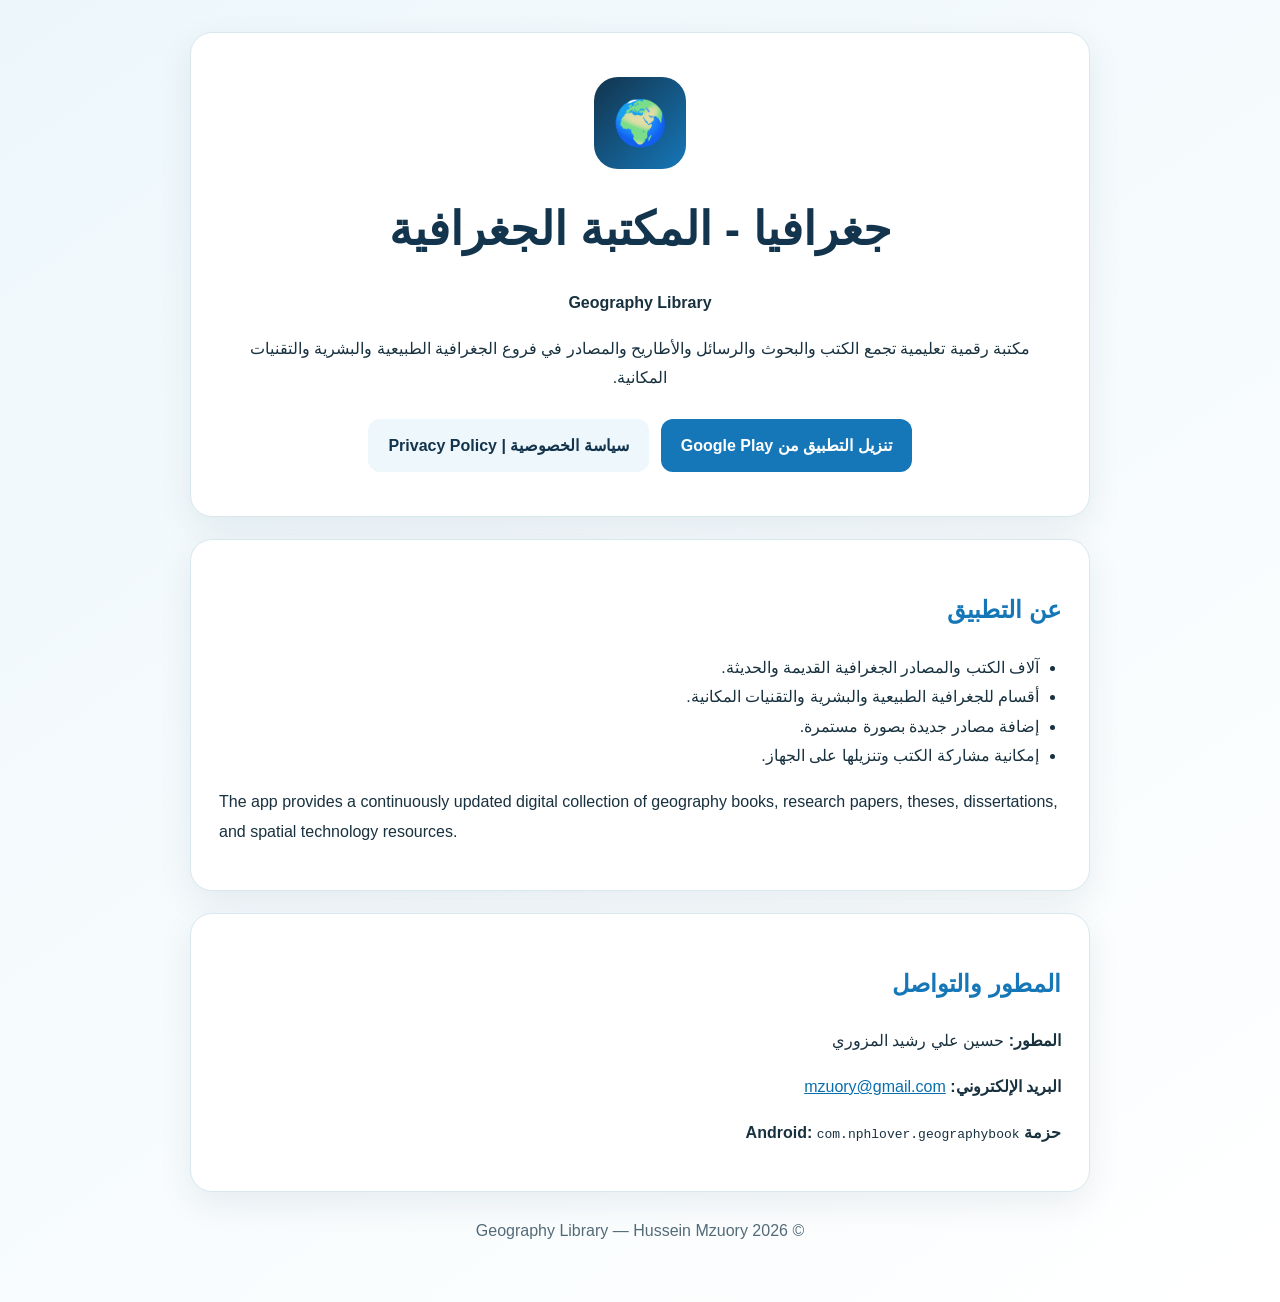
<file: geography-library/index.html>
<!doctype html>
<html lang="ar" dir="rtl">
<head>
  <meta charset="utf-8">
  <meta name="viewport" content="width=device-width,initial-scale=1">
  <title>جغرافيا - المكتبة الجغرافية | Geography Library</title>
  <meta name="description" content="الصفحة الرسمية لتطبيق جغرافيا - المكتبة الجغرافية، مكتبة رقمية للكتب والبحوث والرسائل الجغرافية.">
  <style>
    :root{--navy:#12344d;--blue:#1677b8;--light:#eef7fb;--text:#18313f}
    *{box-sizing:border-box}body{margin:0;font-family:Tahoma,Arial,sans-serif;background:linear-gradient(145deg,#edf7fb,#fff);color:var(--text);line-height:1.85}
    .wrap{max-width:940px;margin:auto;padding:32px 20px}.hero,.card{background:#fff;border:1px solid #d9e8ef;border-radius:22px;box-shadow:0 12px 35px rgba(18,52,77,.08)}
    .hero{padding:44px;text-align:center}.mark{width:92px;height:92px;margin:auto;border-radius:24px;background:linear-gradient(135deg,var(--navy),var(--blue));display:grid;place-items:center;color:#fff;font-size:44px}
    h1{color:var(--navy);margin:18px 0 4px;font-size:clamp(28px,5vw,46px)}h2{color:var(--blue)}.en{direction:ltr}
    .actions{display:flex;gap:12px;justify-content:center;flex-wrap:wrap;margin-top:26px}.btn{display:inline-block;padding:12px 20px;border-radius:12px;text-decoration:none;font-weight:bold}
    .primary{background:var(--blue);color:#fff}.secondary{background:var(--light);color:var(--navy)}.card{padding:28px;margin-top:22px}
    ul{padding-right:22px}.footer{text-align:center;padding:24px;color:#536b78}a{color:#086fae}
  </style>
</head>
<body>
  <main class="wrap">
    <section class="hero">
      <div class="mark">🌍</div>
      <h1>جغرافيا - المكتبة الجغرافية</h1>
      <p class="en"><strong>Geography Library</strong></p>
      <p>مكتبة رقمية تعليمية تجمع الكتب والبحوث والرسائل والأطاريح والمصادر في فروع الجغرافية الطبيعية والبشرية والتقنيات المكانية.</p>
      <div class="actions">
        <a class="btn primary" href="https://play.google.com/store/apps/details?id=com.nphlover.geographybook">تنزيل التطبيق من Google Play</a>
        <a class="btn secondary" href="./privacy/">سياسة الخصوصية | Privacy Policy</a>
      </div>
    </section>
    <section class="card">
      <h2>عن التطبيق</h2>
      <ul>
        <li>آلاف الكتب والمصادر الجغرافية القديمة والحديثة.</li>
        <li>أقسام للجغرافية الطبيعية والبشرية والتقنيات المكانية.</li>
        <li>إضافة مصادر جديدة بصورة مستمرة.</li>
        <li>إمكانية مشاركة الكتب وتنزيلها على الجهاز.</li>
      </ul>
      <p class="en" dir="ltr">The app provides a continuously updated digital collection of geography books, research papers, theses, dissertations, and spatial technology resources.</p>
    </section>
    <section class="card">
      <h2>المطور والتواصل</h2>
      <p><strong>المطور:</strong> حسين علي رشيد المزوري</p>
      <p><strong>البريد الإلكتروني:</strong> <a href="mailto:mzuory@gmail.com">mzuory@gmail.com</a></p>
      <p><strong>حزمة Android:</strong> <code>com.nphlover.geographybook</code></p>
    </section>
    <footer class="footer">© 2026 Geography Library — Hussein Mzuory</footer>
  </main>
</body>
</html>
</file>
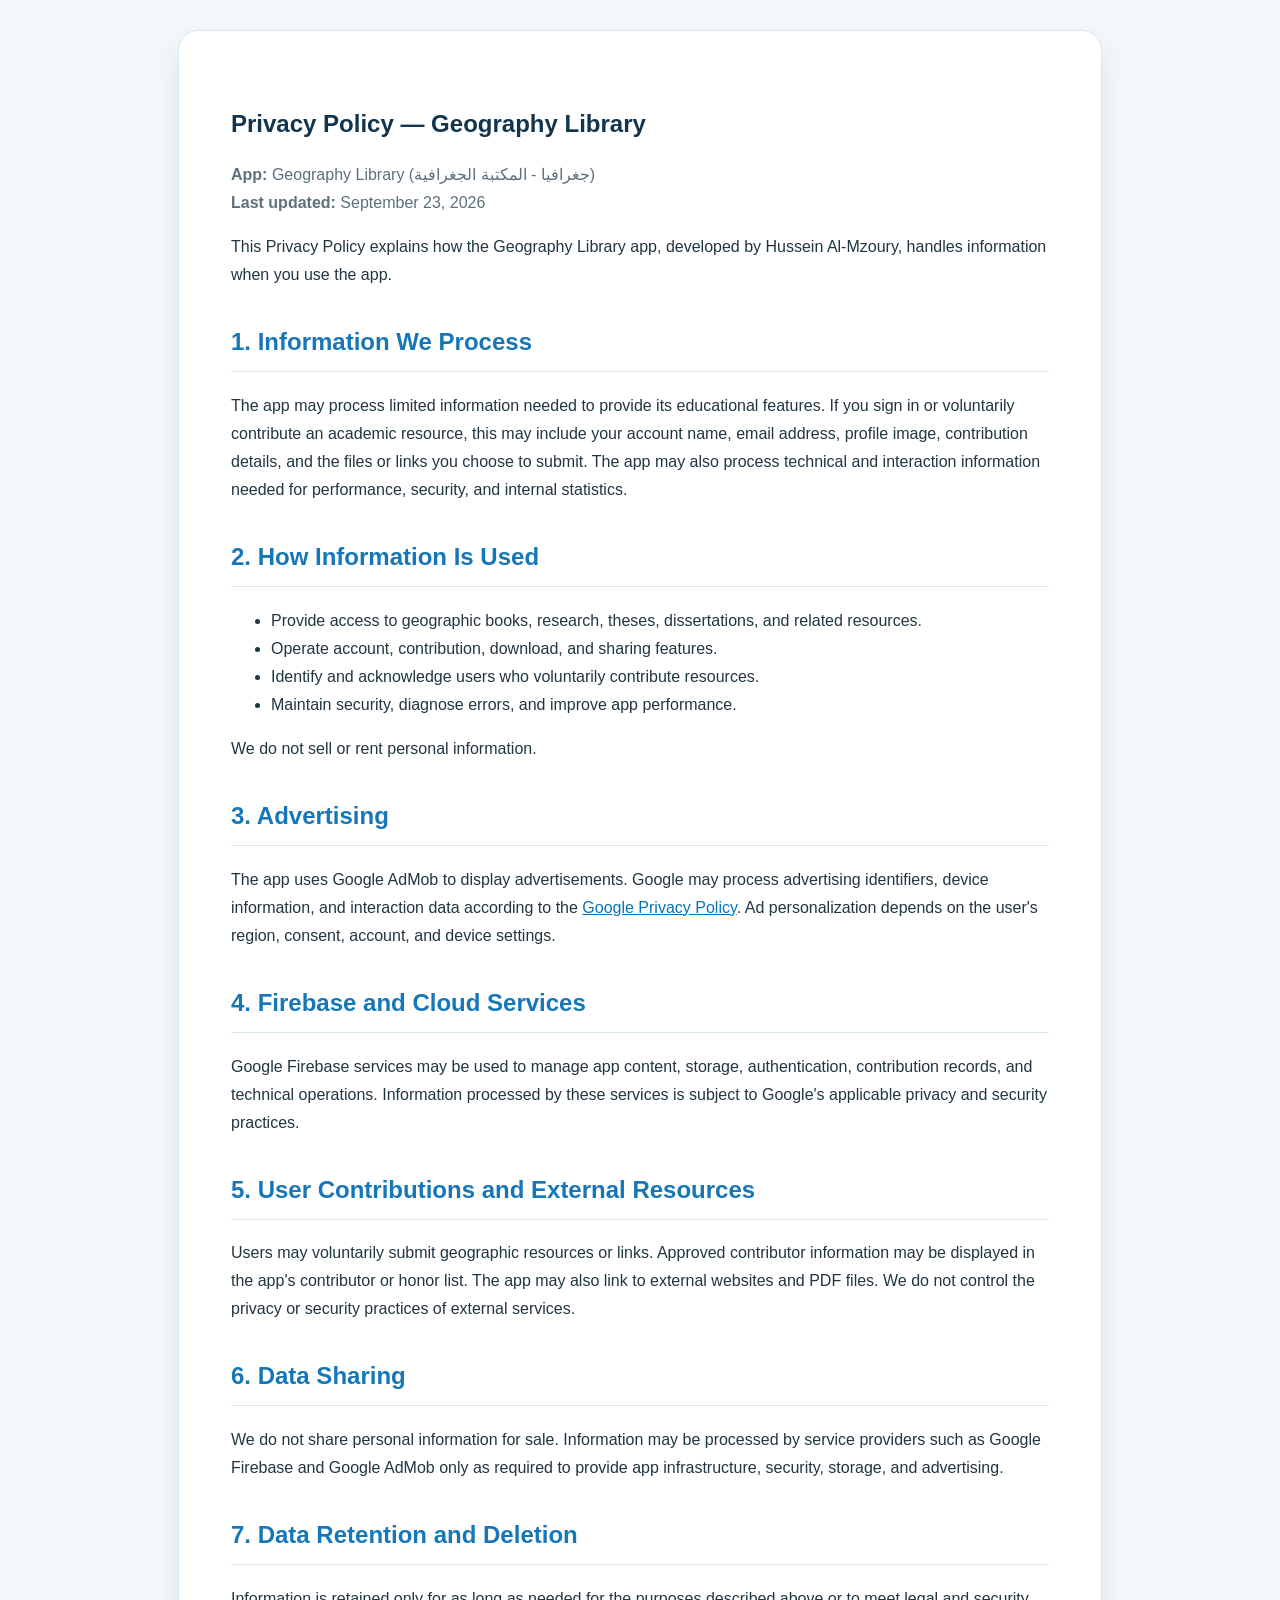
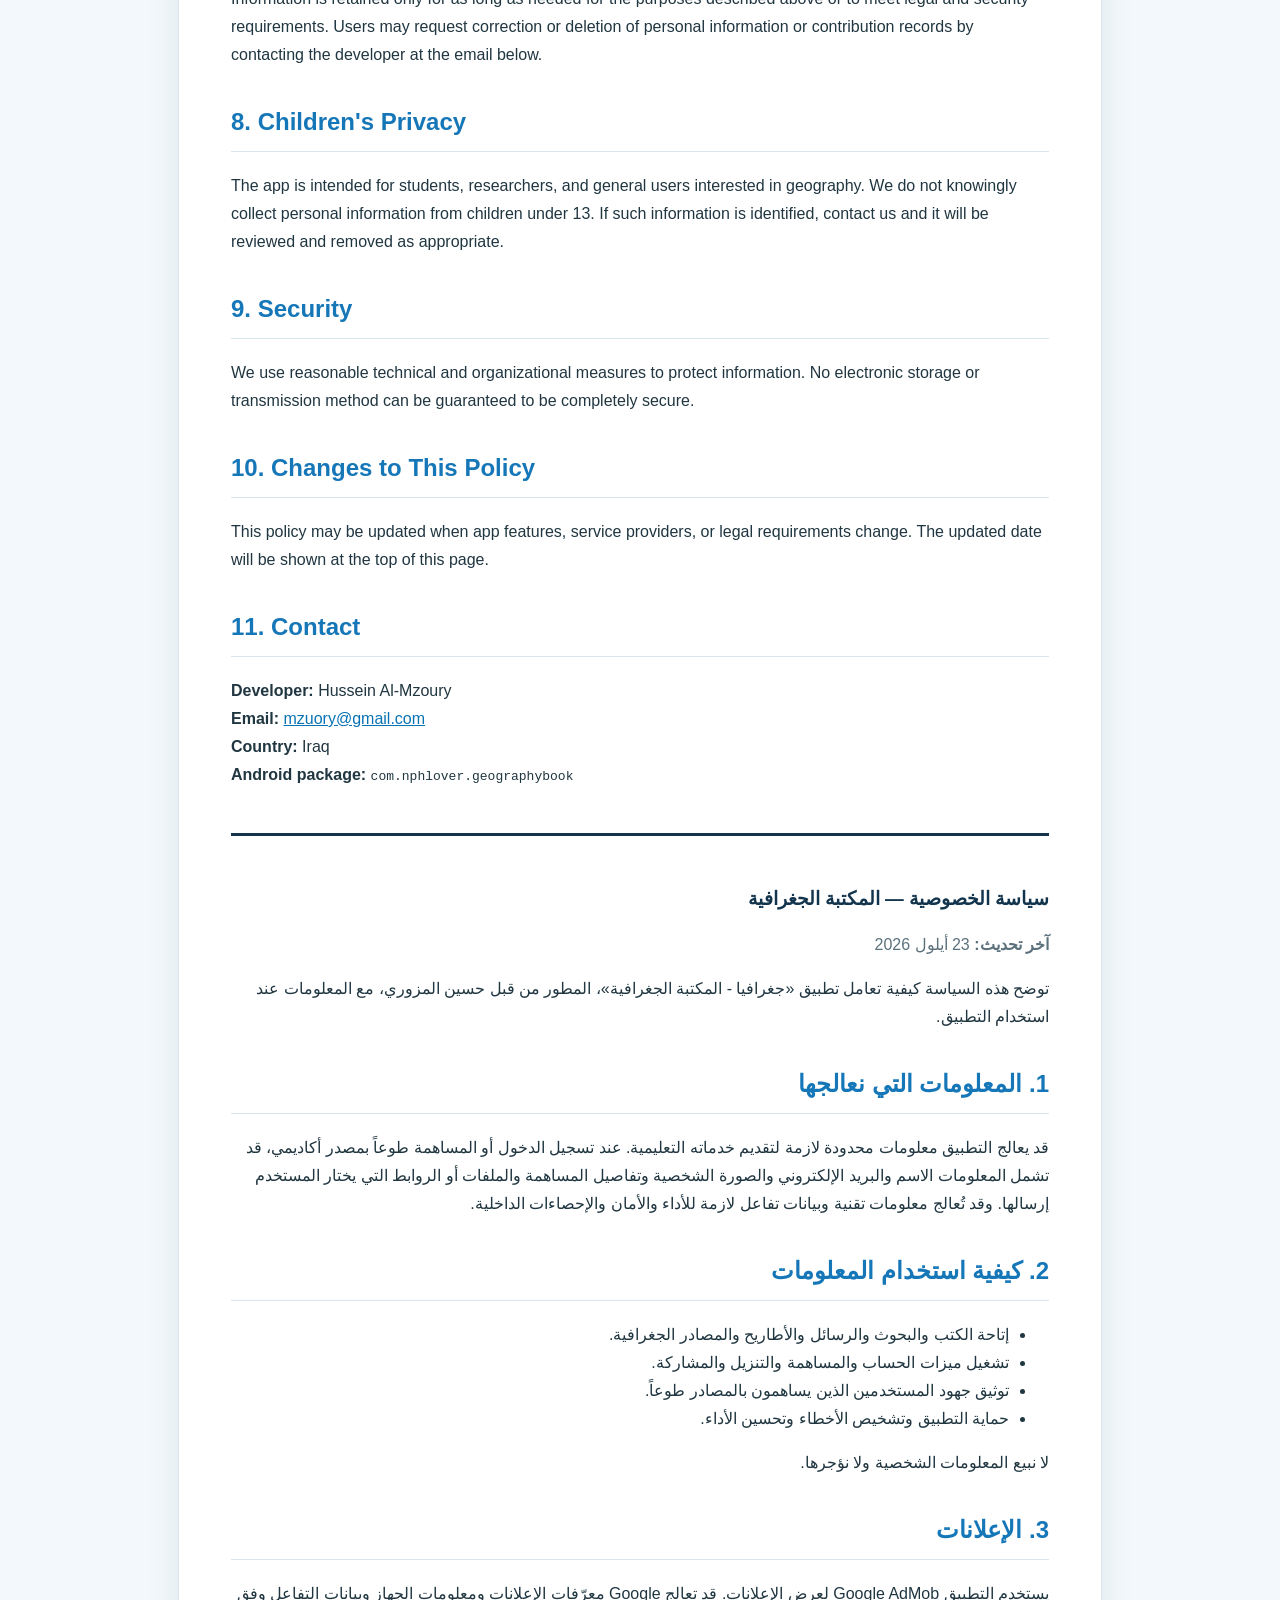
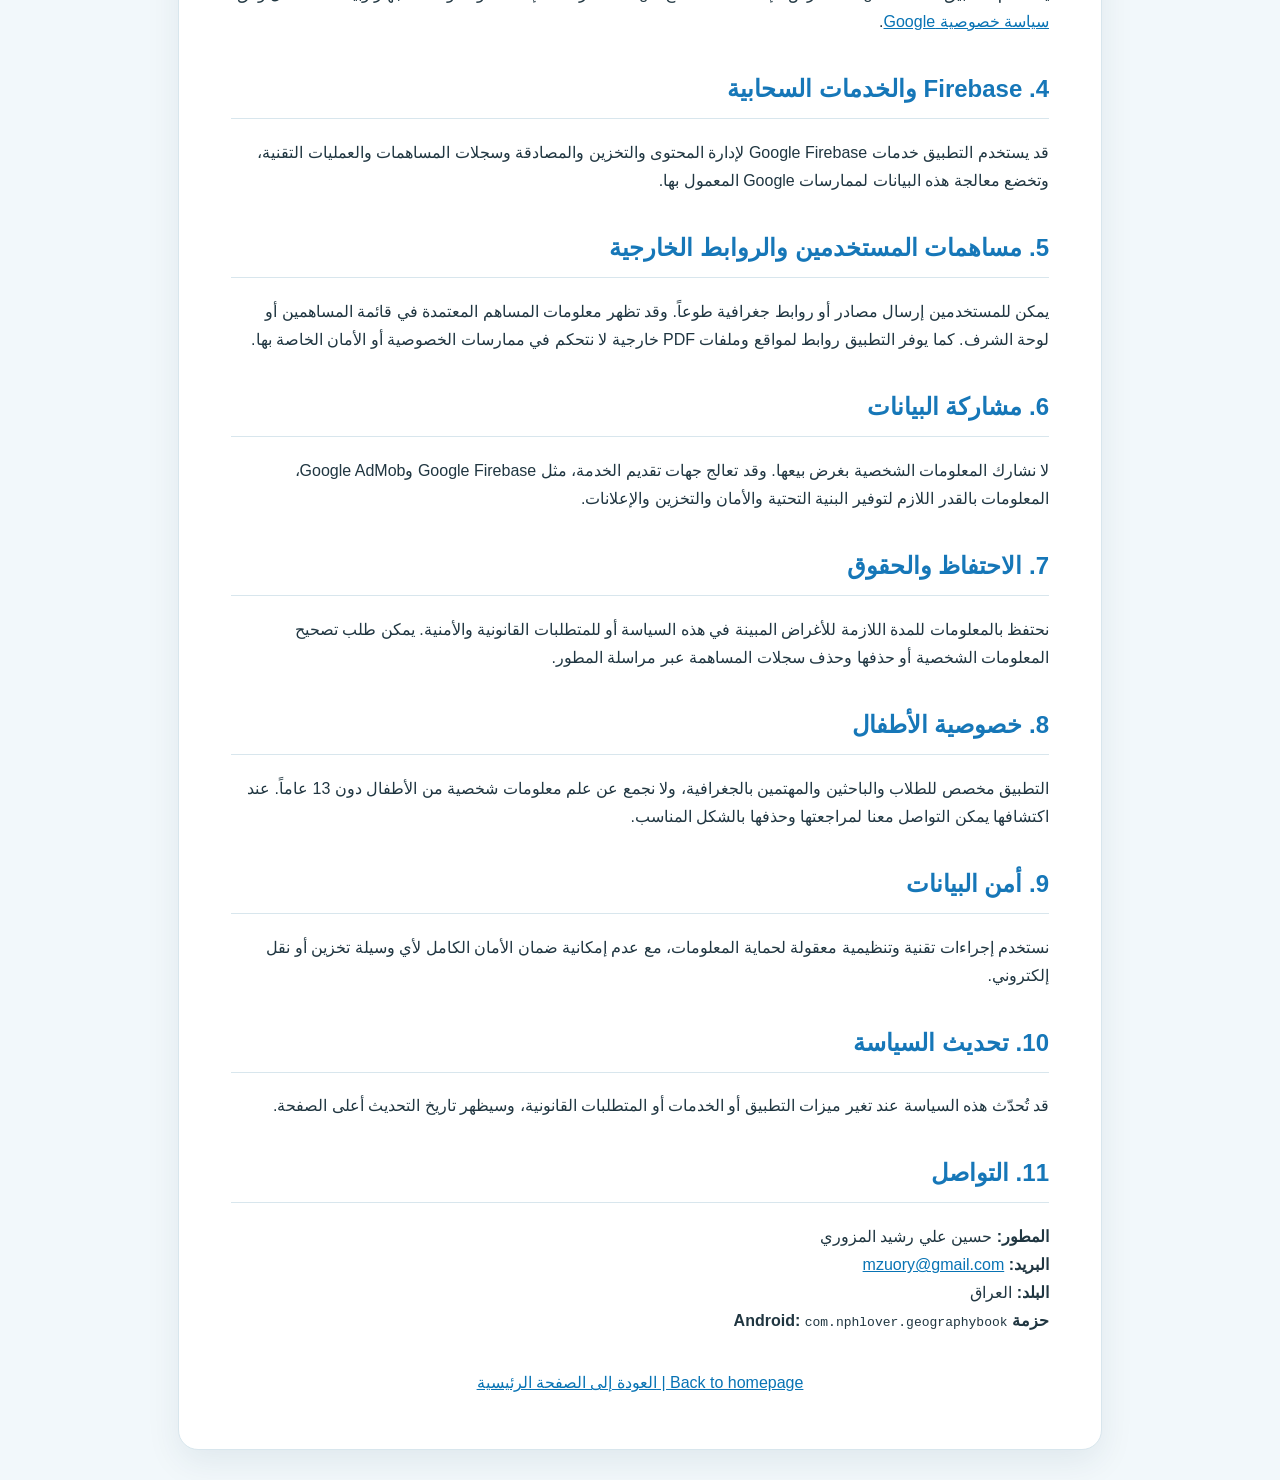
<file: geography-library/privacy/index.html>
<!doctype html>
<html lang="en">
<head>
  <meta charset="utf-8">
  <meta name="viewport" content="width=device-width,initial-scale=1">
  <title>Privacy Policy | Geography Library</title>
  <meta name="description" content="Privacy Policy for Geography Library app.">
  <style>
    :root{--navy:#12344d;--blue:#1677b8;--bg:#f2f8fb;--line:#d8e6ed;--text:#203641}
    *{box-sizing:border-box}body{margin:0;background:var(--bg);color:var(--text);font-family:Arial,Tahoma,sans-serif;line-height:1.75}
    main{max-width:960px;margin:30px auto;padding:0 18px}.paper{background:#fff;border:1px solid var(--line);border-radius:20px;padding:clamp(22px,5vw,52px);box-shadow:0 12px 34px rgba(18,52,77,.08)}
    h1{color:var(--navy);margin-bottom:4px}h2{color:var(--blue);margin-top:32px;border-bottom:1px solid var(--line);padding-bottom:8px}
    .meta{color:#5b717c}.notice{padding:14px 18px;background:#eef8fd;border-left:5px solid var(--blue);border-radius:10px}a{color:#0873b4}
    .ar{direction:rtl;text-align:right;font-family:Tahoma,Arial,sans-serif;border-top:3px solid var(--navy);margin-top:44px;padding-top:28px}
    footer{text-align:center;margin-top:34px;color:#607783}
  </style>
</head>
<body>
<main><article class="paper">
  <h1>Privacy Policy — Geography Library</h1>
  <p class="meta"><strong>App:</strong> Geography Library (جغرافيا - المكتبة الجغرافية)<br><strong>Last updated:</strong> September 23, 2026</p>
  <p>This Privacy Policy explains how the Geography Library app, developed by Hussein Al-Mzoury, handles information when you use the app.</p>

  <h2>1. Information We Process</h2>
  <p>The app may process limited information needed to provide its educational features. If you sign in or voluntarily contribute an academic resource, this may include your account name, email address, profile image, contribution details, and the files or links you choose to submit. The app may also process technical and interaction information needed for performance, security, and internal statistics.</p>

  <h2>2. How Information Is Used</h2>
  <ul>
    <li>Provide access to geographic books, research, theses, dissertations, and related resources.</li>
    <li>Operate account, contribution, download, and sharing features.</li>
    <li>Identify and acknowledge users who voluntarily contribute resources.</li>
    <li>Maintain security, diagnose errors, and improve app performance.</li>
  </ul>
  <p>We do not sell or rent personal information.</p>

  <h2>3. Advertising</h2>
  <p>The app uses Google AdMob to display advertisements. Google may process advertising identifiers, device information, and interaction data according to the <a href="https://policies.google.com/privacy">Google Privacy Policy</a>. Ad personalization depends on the user's region, consent, account, and device settings.</p>

  <h2>4. Firebase and Cloud Services</h2>
  <p>Google Firebase services may be used to manage app content, storage, authentication, contribution records, and technical operations. Information processed by these services is subject to Google's applicable privacy and security practices.</p>

  <h2>5. User Contributions and External Resources</h2>
  <p>Users may voluntarily submit geographic resources or links. Approved contributor information may be displayed in the app's contributor or honor list. The app may also link to external websites and PDF files. We do not control the privacy or security practices of external services.</p>

  <h2>6. Data Sharing</h2>
  <p>We do not share personal information for sale. Information may be processed by service providers such as Google Firebase and Google AdMob only as required to provide app infrastructure, security, storage, and advertising.</p>

  <h2>7. Data Retention and Deletion</h2>
  <p>Information is retained only for as long as needed for the purposes described above or to meet legal and security requirements. Users may request correction or deletion of personal information or contribution records by contacting the developer at the email below.</p>

  <h2>8. Children's Privacy</h2>
  <p>The app is intended for students, researchers, and general users interested in geography. We do not knowingly collect personal information from children under 13. If such information is identified, contact us and it will be reviewed and removed as appropriate.</p>

  <h2>9. Security</h2>
  <p>We use reasonable technical and organizational measures to protect information. No electronic storage or transmission method can be guaranteed to be completely secure.</p>

  <h2>10. Changes to This Policy</h2>
  <p>This policy may be updated when app features, service providers, or legal requirements change. The updated date will be shown at the top of this page.</p>

  <h2>11. Contact</h2>
  <p><strong>Developer:</strong> Hussein Al-Mzoury<br><strong>Email:</strong> <a href="mailto:mzuory@gmail.com">mzuory@gmail.com</a><br><strong>Country:</strong> Iraq<br><strong>Android package:</strong> <code>com.nphlover.geographybook</code></p>

  <section class="ar" lang="ar">
    <h1>سياسة الخصوصية — المكتبة الجغرافية</h1>
    <p class="meta"><strong>آخر تحديث:</strong> 23 أيلول 2026</p>
    <p>توضح هذه السياسة كيفية تعامل تطبيق «جغرافيا - المكتبة الجغرافية»، المطور من قبل حسين المزوري، مع المعلومات عند استخدام التطبيق.</p>

    <h2>1. المعلومات التي نعالجها</h2>
    <p>قد يعالج التطبيق معلومات محدودة لازمة لتقديم خدماته التعليمية. عند تسجيل الدخول أو المساهمة طوعاً بمصدر أكاديمي، قد تشمل المعلومات الاسم والبريد الإلكتروني والصورة الشخصية وتفاصيل المساهمة والملفات أو الروابط التي يختار المستخدم إرسالها. وقد تُعالج معلومات تقنية وبيانات تفاعل لازمة للأداء والأمان والإحصاءات الداخلية.</p>

    <h2>2. كيفية استخدام المعلومات</h2>
    <ul>
      <li>إتاحة الكتب والبحوث والرسائل والأطاريح والمصادر الجغرافية.</li>
      <li>تشغيل ميزات الحساب والمساهمة والتنزيل والمشاركة.</li>
      <li>توثيق جهود المستخدمين الذين يساهمون بالمصادر طوعاً.</li>
      <li>حماية التطبيق وتشخيص الأخطاء وتحسين الأداء.</li>
    </ul>
    <p>لا نبيع المعلومات الشخصية ولا نؤجرها.</p>

    <h2>3. الإعلانات</h2>
    <p>يستخدم التطبيق Google AdMob لعرض الإعلانات. قد تعالج Google معرّفات الإعلانات ومعلومات الجهاز وبيانات التفاعل وفق <a href="https://policies.google.com/privacy">سياسة خصوصية Google</a>.</p>

    <h2>4. Firebase والخدمات السحابية</h2>
    <p>قد يستخدم التطبيق خدمات Google Firebase لإدارة المحتوى والتخزين والمصادقة وسجلات المساهمات والعمليات التقنية، وتخضع معالجة هذه البيانات لممارسات Google المعمول بها.</p>

    <h2>5. مساهمات المستخدمين والروابط الخارجية</h2>
    <p>يمكن للمستخدمين إرسال مصادر أو روابط جغرافية طوعاً. وقد تظهر معلومات المساهم المعتمدة في قائمة المساهمين أو لوحة الشرف. كما يوفر التطبيق روابط لمواقع وملفات PDF خارجية لا نتحكم في ممارسات الخصوصية أو الأمان الخاصة بها.</p>

    <h2>6. مشاركة البيانات</h2>
    <p>لا نشارك المعلومات الشخصية بغرض بيعها. وقد تعالج جهات تقديم الخدمة، مثل Google Firebase وGoogle AdMob، المعلومات بالقدر اللازم لتوفير البنية التحتية والأمان والتخزين والإعلانات.</p>

    <h2>7. الاحتفاظ والحقوق</h2>
    <p>نحتفظ بالمعلومات للمدة اللازمة للأغراض المبينة في هذه السياسة أو للمتطلبات القانونية والأمنية. يمكن طلب تصحيح المعلومات الشخصية أو حذفها وحذف سجلات المساهمة عبر مراسلة المطور.</p>

    <h2>8. خصوصية الأطفال</h2>
    <p>التطبيق مخصص للطلاب والباحثين والمهتمين بالجغرافية، ولا نجمع عن علم معلومات شخصية من الأطفال دون 13 عاماً. عند اكتشافها يمكن التواصل معنا لمراجعتها وحذفها بالشكل المناسب.</p>

    <h2>9. أمن البيانات</h2>
    <p>نستخدم إجراءات تقنية وتنظيمية معقولة لحماية المعلومات، مع عدم إمكانية ضمان الأمان الكامل لأي وسيلة تخزين أو نقل إلكتروني.</p>

    <h2>10. تحديث السياسة</h2>
    <p>قد تُحدّث هذه السياسة عند تغير ميزات التطبيق أو الخدمات أو المتطلبات القانونية، وسيظهر تاريخ التحديث أعلى الصفحة.</p>

    <h2>11. التواصل</h2>
    <p><strong>المطور:</strong> حسين علي رشيد المزوري<br><strong>البريد:</strong> <a href="mailto:mzuory@gmail.com">mzuory@gmail.com</a><br><strong>البلد:</strong> العراق<br><strong>حزمة Android:</strong> <code>com.nphlover.geographybook</code></p>
  </section>
  <footer><a href="../">العودة إلى الصفحة الرئيسية | Back to homepage</a></footer>
</article></main>
</body>
</html>
</file>
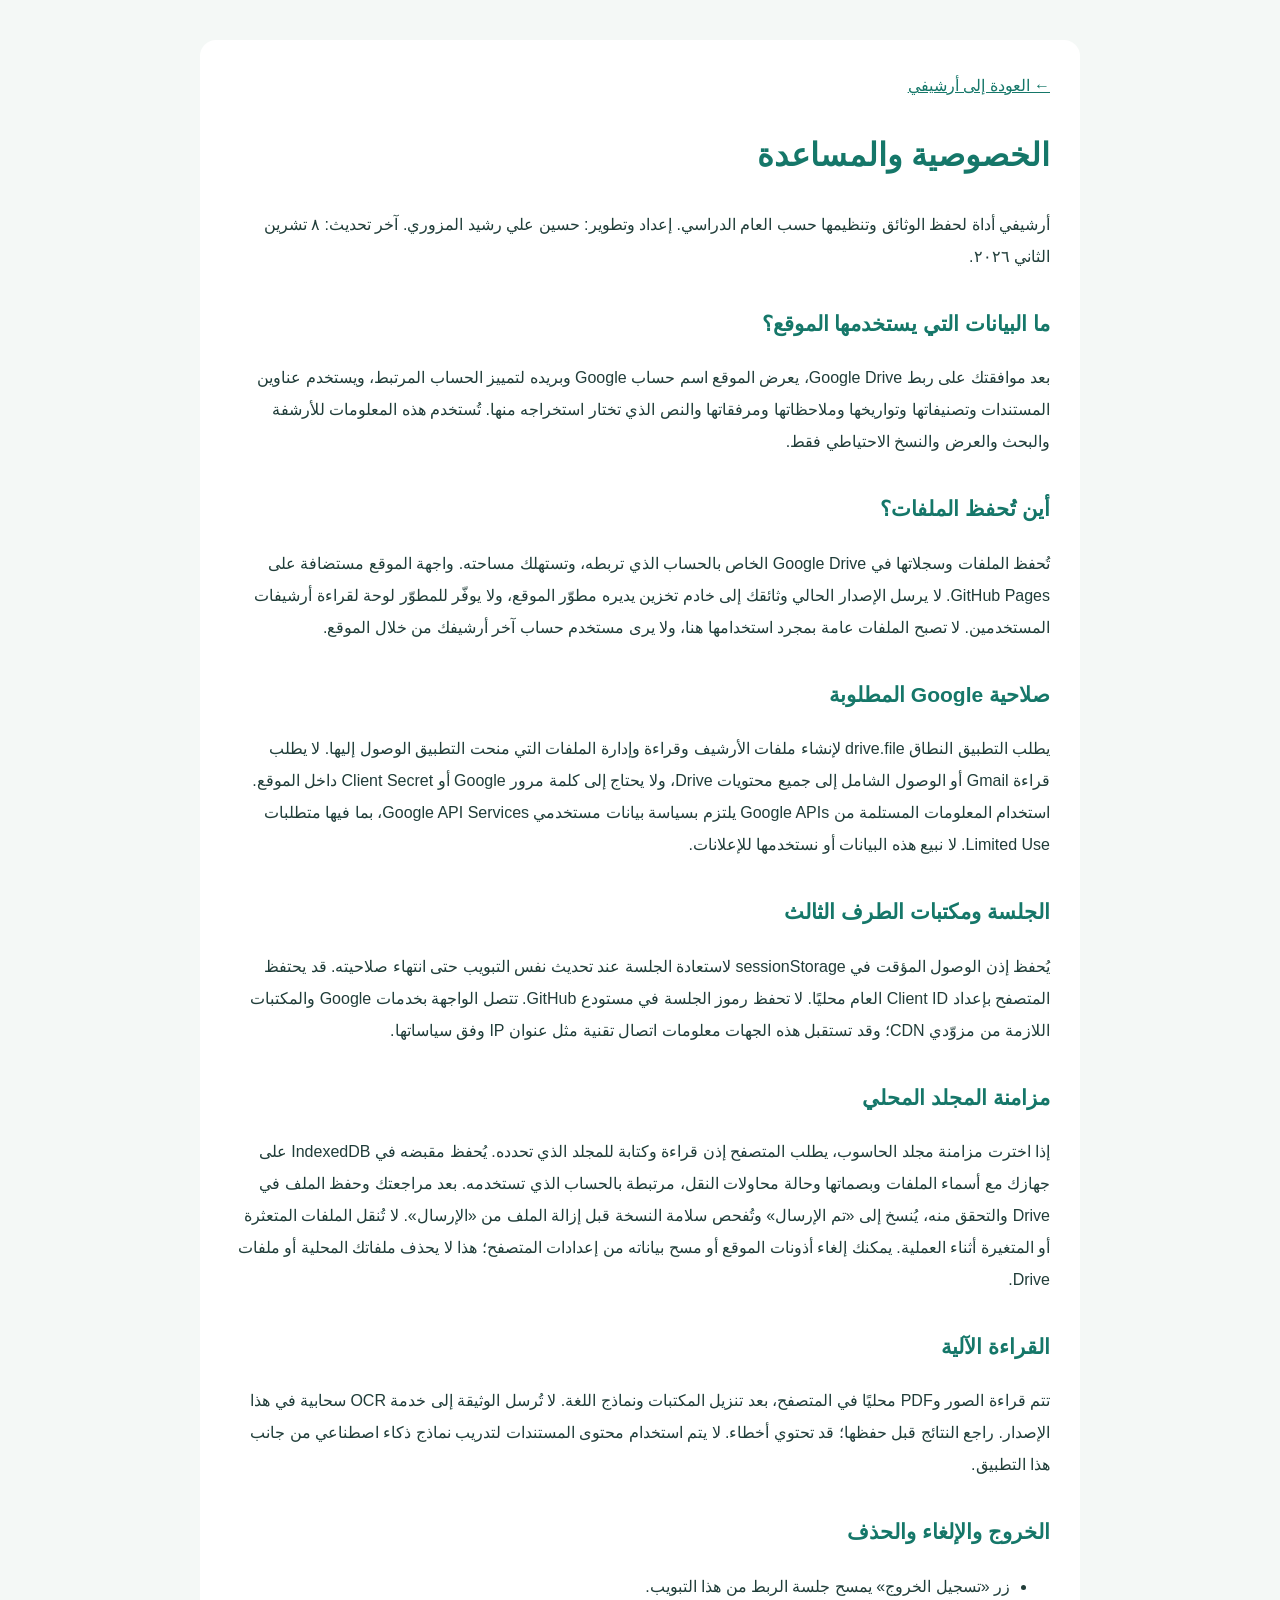
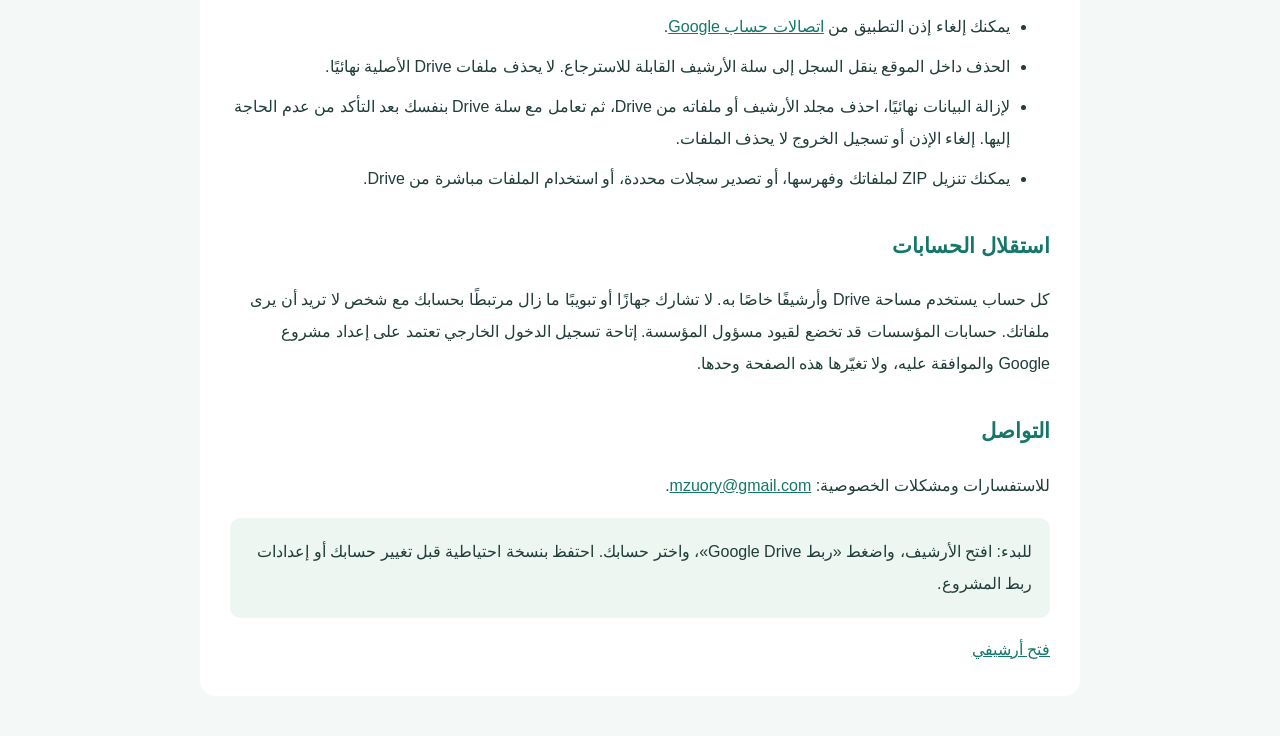
<file: arshifi/privacy.html>
<!doctype html><html lang="ar" dir="rtl"><head><meta charset="utf-8"><meta name="viewport" content="width=device-width,initial-scale=1"><title>أرشيفي — الخصوصية والمساعدة</title><style>body{font:16px Tahoma,Arial;line-height:2;color:#203d39;background:#f4f8f6;margin:0}main{max-width:820px;margin:40px auto;padding:30px;background:white;border-radius:16px}h1,h2{color:#157769}h2{font-size:21px;margin-top:30px}a{color:#157769}li{margin:8px 0}.note{padding:18px;background:#edf6f1;border-radius:10px}@media(max-width:600px){main{margin:12px;padding:22px}}</style></head><body><main><a href="./">← العودة إلى أرشيفي</a><h1>الخصوصية والمساعدة</h1><p>أرشيفي أداة لحفظ الوثائق وتنظيمها حسب العام الدراسي. إعداد وتطوير: حسين علي رشيد المزوري. آخر تحديث: ٨ تشرين الثاني ٢٠٢٦.</p><h2>ما البيانات التي يستخدمها الموقع؟</h2><p>بعد موافقتك على ربط Google Drive، يعرض الموقع اسم حساب Google وبريده لتمييز الحساب المرتبط، ويستخدم عناوين المستندات وتصنيفاتها وتواريخها وملاحظاتها ومرفقاتها والنص الذي تختار استخراجه منها. تُستخدم هذه المعلومات للأرشفة والبحث والعرض والنسخ الاحتياطي فقط.</p><h2>أين تُحفظ الملفات؟</h2><p>تُحفظ الملفات وسجلاتها في Google Drive الخاص بالحساب الذي تربطه، وتستهلك مساحته. واجهة الموقع مستضافة على GitHub Pages. لا يرسل الإصدار الحالي وثائقك إلى خادم تخزين يديره مطوّر الموقع، ولا يوفّر للمطوّر لوحة لقراءة أرشيفات المستخدمين. لا تصبح الملفات عامة بمجرد استخدامها هنا، ولا يرى مستخدم حساب آخر أرشيفك من خلال الموقع.</p><h2>صلاحية Google المطلوبة</h2><p>يطلب التطبيق النطاق <span dir="ltr">drive.file</span> لإنشاء ملفات الأرشيف وقراءة وإدارة الملفات التي منحت التطبيق الوصول إليها. لا يطلب قراءة Gmail أو الوصول الشامل إلى جميع محتويات Drive، ولا يحتاج إلى كلمة مرور Google أو Client Secret داخل الموقع. استخدام المعلومات المستلمة من Google APIs يلتزم بسياسة بيانات مستخدمي Google API Services، بما فيها متطلبات Limited Use. لا نبيع هذه البيانات أو نستخدمها للإعلانات.</p><h2>الجلسة ومكتبات الطرف الثالث</h2><p>يُحفظ إذن الوصول المؤقت في sessionStorage لاستعادة الجلسة عند تحديث نفس التبويب حتى انتهاء صلاحيته. قد يحتفظ المتصفح بإعداد Client ID العام محليًا. لا تحفظ رموز الجلسة في مستودع GitHub. تتصل الواجهة بخدمات Google والمكتبات اللازمة من مزوّدي CDN؛ وقد تستقبل هذه الجهات معلومات اتصال تقنية مثل عنوان IP وفق سياساتها.</p><h2>مزامنة المجلد المحلي</h2><p>إذا اخترت مزامنة مجلد الحاسوب، يطلب المتصفح إذن قراءة وكتابة للمجلد الذي تحدده. يُحفظ مقبضه في IndexedDB على جهازك مع أسماء الملفات وبصماتها وحالة محاولات النقل، مرتبطة بالحساب الذي تستخدمه. بعد مراجعتك وحفظ الملف في Drive والتحقق منه، يُنسخ إلى «تم الإرسال» وتُفحص سلامة النسخة قبل إزالة الملف من «الإرسال». لا تُنقل الملفات المتعثرة أو المتغيرة أثناء العملية. يمكنك إلغاء أذونات الموقع أو مسح بياناته من إعدادات المتصفح؛ هذا لا يحذف ملفاتك المحلية أو ملفات Drive.</p><h2>القراءة الآلية</h2><p>تتم قراءة الصور وPDF محليًا في المتصفح، بعد تنزيل المكتبات ونماذج اللغة. لا تُرسل الوثيقة إلى خدمة OCR سحابية في هذا الإصدار. راجع النتائج قبل حفظها؛ قد تحتوي أخطاء. لا يتم استخدام محتوى المستندات لتدريب نماذج ذكاء اصطناعي من جانب هذا التطبيق.</p><h2>الخروج والإلغاء والحذف</h2><ul><li>زر «تسجيل الخروج» يمسح جلسة الربط من هذا التبويب.</li><li>يمكنك إلغاء إذن التطبيق من <a href="https://myaccount.google.com/connections" target="_blank" rel="noopener">اتصالات حساب Google</a>.</li><li>الحذف داخل الموقع ينقل السجل إلى سلة الأرشيف القابلة للاسترجاع. لا يحذف ملفات Drive الأصلية نهائيًا.</li><li>لإزالة البيانات نهائيًا، احذف مجلد الأرشيف أو ملفاته من Drive، ثم تعامل مع سلة Drive بنفسك بعد التأكد من عدم الحاجة إليها. إلغاء الإذن أو تسجيل الخروج لا يحذف الملفات.</li><li>يمكنك تنزيل ZIP لملفاتك وفهرسها، أو تصدير سجلات محددة، أو استخدام الملفات مباشرة من Drive.</li></ul><h2>استقلال الحسابات</h2><p>كل حساب يستخدم مساحة Drive وأرشيفًا خاصًا به. لا تشارك جهازًا أو تبويبًا ما زال مرتبطًا بحسابك مع شخص لا تريد أن يرى ملفاتك. حسابات المؤسسات قد تخضع لقيود مسؤول المؤسسة. إتاحة تسجيل الدخول الخارجي تعتمد على إعداد مشروع Google والموافقة عليه، ولا تغيّرها هذه الصفحة وحدها.</p><h2>التواصل</h2><p>للاستفسارات ومشكلات الخصوصية: <a href="mailto:mzuory@gmail.com" dir="ltr">mzuory@gmail.com</a>.</p><p class="note">للبدء: افتح الأرشيف، واضغط «ربط Google Drive»، واختر حسابك. احتفظ بنسخة احتياطية قبل تغيير حسابك أو إعدادات ربط المشروع.</p><a href="./">فتح أرشيفي</a></main></body></html>
</file>
